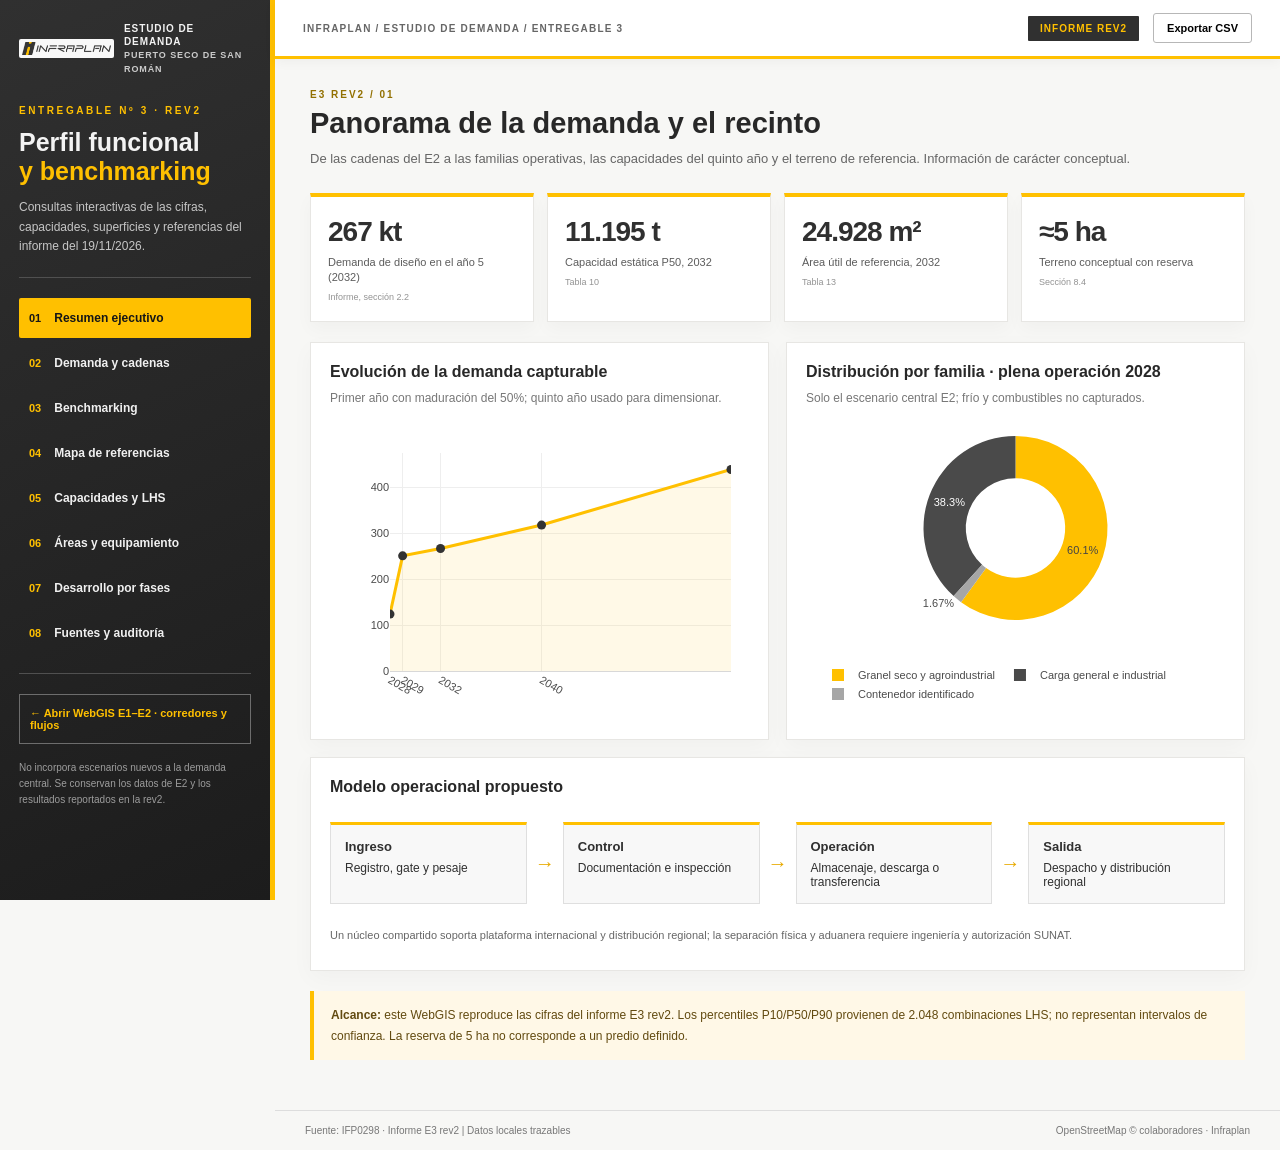
<file: e3_rev2.html>
<!doctype html>
<html lang="es">
<head>
<meta charset="utf-8" />
<meta name="viewport" content="width=device-width,initial-scale=1.0" />
<title>INFRAPLAN | Puerto Seco San Román | E3 Rev2</title>
<link rel="stylesheet" href="vendor/leaflet.css">
<link rel="stylesheet" href="e3/rev2.css">
</head>
<body>
<div class="shell">
 <aside class="sidebar">
   <div class="brand"><img src="logo.png" alt="INFRAPLAN"><span>ESTUDIO DE DEMANDA<br><small>PUERTO SECO DE SAN ROMÁN</small></span></div>
   <div class="side-overline">ENTREGABLE Nº 3 · REV2</div>
   <h1>Perfil funcional<br><em>y benchmarking</em></h1>
   <p>Consultas interactivas de las cifras, capacidades, superficies y referencias del informe del 19/11/2026.</p>
   <div class="side-divider"></div>
   <nav id="nav">
    <button data-view="resumen" class="selected"><span>01</span> Resumen ejecutivo</button>
    <button data-view="demanda"><span>02</span> Demanda y cadenas</button>
    <button data-view="benchmark"><span>03</span> Benchmarking</button>
    <button data-view="mapa"><span>04</span> Mapa de referencias</button>
    <button data-view="capacidad"><span>05</span> Capacidades y LHS</button>
    <button data-view="areas"><span>06</span> Áreas y equipamiento</button>
    <button data-view="fases"><span>07</span> Desarrollo por fases</button>
    <button data-view="traza"><span>08</span> Fuentes y auditoría</button>
   </nav>
   <div class="side-divider"></div>
   <a class="back" href="index.html">← Abrir WebGIS E1–E2 · corredores y flujos</a>
   <p class="small">No incorpora escenarios nuevos a la demanda central. Se conservan los datos de E2 y los resultados reportados en la rev2.</p>
 </aside>
 <section class="workspace">
  <header class="topbar"><span class="mini">INFRAPLAN / ESTUDIO DE DEMANDA / ENTREGABLE 3</span><div><span class="version">INFORME REV2</span><button id="csv" title="Exportar el conjunto de datos CSV de la vista activa">Exportar CSV</button></div></header>
  <div class="content" id="screen">
   <div class="loading">Cargando datos oficiales del Entregable 3…</div>
  </div>
  <footer><span>Fuente: IFP0298 · Informe E3 rev2 | Datos locales trazables</span><span>OpenStreetMap © colaboradores · Infraplan</span></footer>
 </section>
</div>
<script src="vendor/leaflet.js"></script>
<script src="vendor/plotly.min.js"></script>
<script src="e3/rev2.js"></script>
</body>
</html>
</file>
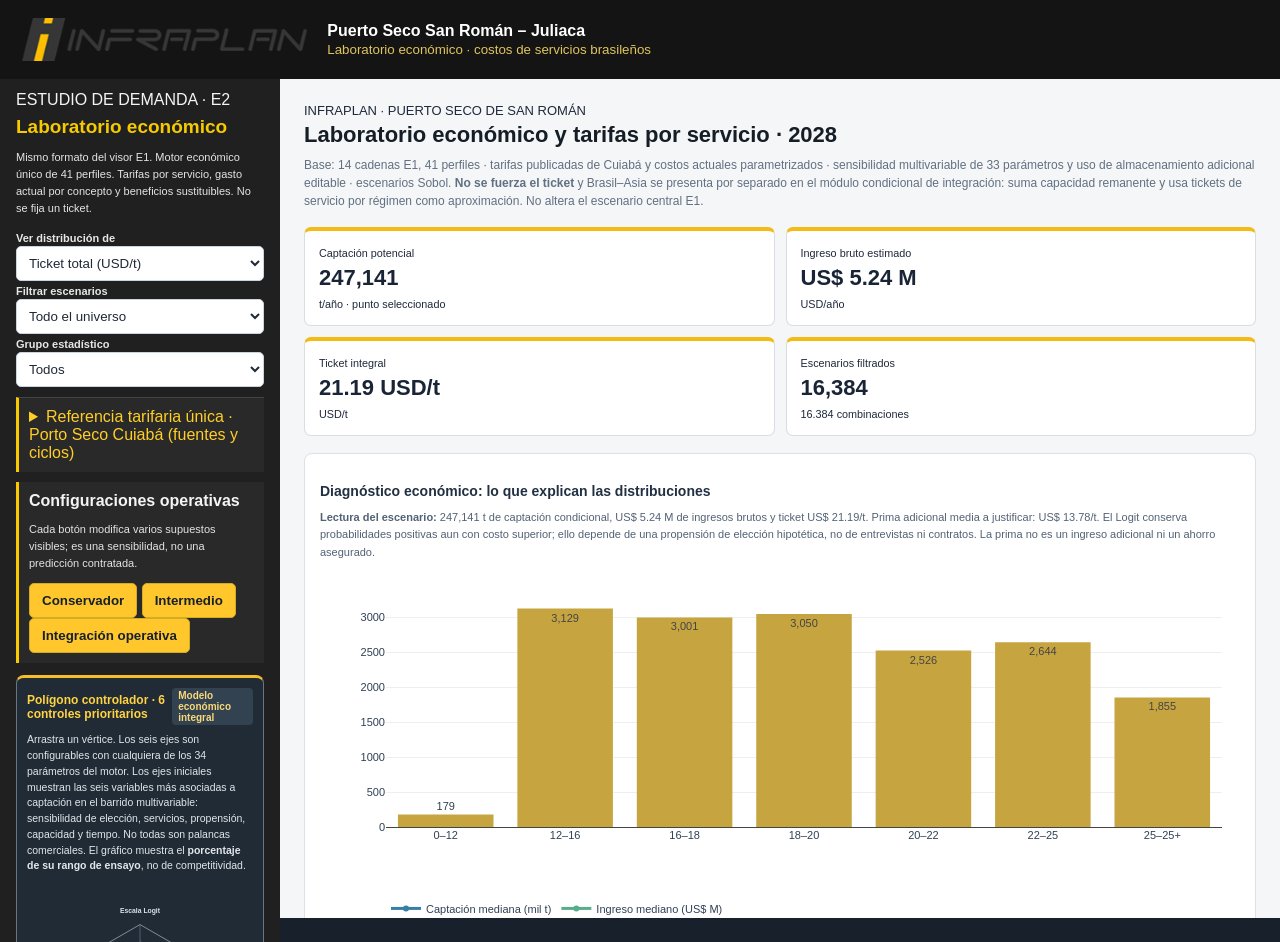
<file: EXPLORADOR_ECONOMICO_E2.html>
<!doctype html><html lang="es"><head><meta charset="utf-8"><meta name="viewport" content="width=device-width,initial-scale=1"><title>Infraplan · Laboratorio E2 · costos Brasil</title><link rel="stylesheet" href="e2/laboratorio/laboratorio.css"><link rel="stylesheet" href="e2/laboratorio/motor_e2.css"><link rel="stylesheet" href="e2/laboratorio/radar_parametros.css"><style>body{margin:0;background:#17202b;font-family:Segoe UI,Arial,sans-serif}header{height:61px;color:#fff;padding:9px 22px;background:#141414;display:flex;align-items:center;gap:20px}header img{max-height:43px;width:auto}header small{color:#e1c45d}#labStandalone{display:grid;grid-template-columns:280px 1fr;min-height:calc(100vh - 61px)}#labSide{background:#202020;max-height:calc(100vh - 61px);overflow:auto;padding:12px 16px}main{position:relative;height:calc(100vh - 61px);min-width:0}@media(max-width:850px){#labStandalone{grid-template-columns:1fr}#labSide{max-height:none}main{height:800px}}</style></head><body data-e2standalone="1"><header><img src="logo.png" alt="Infraplan"><div><b>Puerto Seco San Román – Juliaca</b><div><small>Laboratorio económico · costos de servicios brasileños</small></div></div></header><div id="labStandalone"><aside id="labSide"></aside><main></main></div><script src="vendor/plotly.min.js"></script><script src="e2/laboratorio/motor_e2_data.js"></script><script src="e2/laboratorio/motor_e2_data_parte_01.js"></script><script src="e2/laboratorio/motor_e2_data_parte_02.js"></script><script src="e2/laboratorio/motor_e2_data_parte_03.js"></script><script src="e2/laboratorio/motor_e2_data_parte_04.js"></script><script src="e2/laboratorio/parametro_almacenaje_v14.js"></script><script src="e2/laboratorio/motor_calculo.js"></script><script src="e2/laboratorio/laboratorio_motor.js"></script><script src="e2/laboratorio/radar_parametros.js"></script><link rel="stylesheet" href="e2/asia/asia_integracion.css"><script src="e2/asia/asia_integracion.js"></script></body></html>
</file>
<file: vendor/leaflet.css>
/* required styles */

.leaflet-pane,
.leaflet-tile,
.leaflet-marker-icon,
.leaflet-marker-shadow,
.leaflet-tile-container,
.leaflet-pane > svg,
.leaflet-pane > canvas,
.leaflet-zoom-box,
.leaflet-image-layer,
.leaflet-layer {
	position: absolute;
	left: 0;
	top: 0;
	}
.leaflet-container {
	overflow: hidden;
	}
.leaflet-tile,
.leaflet-marker-icon,
.leaflet-marker-shadow {
	-webkit-user-select: none;
	   -moz-user-select: none;
	        user-select: none;
	  -webkit-user-drag: none;
	}
/* Prevents IE11 from highlighting tiles in blue */
.leaflet-tile::selection {
	background: transparent;
}
/* Safari renders non-retina tile on retina better with this, but Chrome is worse */
.leaflet-safari .leaflet-tile {
	image-rendering: -webkit-optimize-contrast;
	}
/* hack that prevents hw layers "stretching" when loading new tiles */
.leaflet-safari .leaflet-tile-container {
	width: 1600px;
	height: 1600px;
	-webkit-transform-origin: 0 0;
	}
.leaflet-marker-icon,
.leaflet-marker-shadow {
	display: block;
	}
/* .leaflet-container svg: reset svg max-width decleration shipped in Joomla! (joomla.org) 3.x */
/* .leaflet-container img: map is broken in FF if you have max-width: 100% on tiles */
.leaflet-container .leaflet-overlay-pane svg {
	max-width: none !important;
	max-height: none !important;
	}
.leaflet-container .leaflet-marker-pane img,
.leaflet-container .leaflet-shadow-pane img,
.leaflet-container .leaflet-tile-pane img,
.leaflet-container img.leaflet-image-layer,
.leaflet-container .leaflet-tile {
	max-width: none !important;
	max-height: none !important;
	width: auto;
	padding: 0;
	}

.leaflet-container img.leaflet-tile {
	/* See: https://bugs.chromium.org/p/chromium/issues/detail?id=600120 */
	mix-blend-mode: plus-lighter;
}

.leaflet-container.leaflet-touch-zoom {
	-ms-touch-action: pan-x pan-y;
	touch-action: pan-x pan-y;
	}
.leaflet-container.leaflet-touch-drag {
	-ms-touch-action: pinch-zoom;
	/* Fallback for FF which doesn't support pinch-zoom */
	touch-action: none;
	touch-action: pinch-zoom;
}
.leaflet-container.leaflet-touch-drag.leaflet-touch-zoom {
	-ms-touch-action: none;
	touch-action: none;
}
.leaflet-container {
	-webkit-tap-highlight-color: transparent;
}
.leaflet-container a {
	-webkit-tap-highlight-color: rgba(51, 181, 229, 0.4);
}
.leaflet-tile {
	filter: inherit;
	visibility: hidden;
	}
.leaflet-tile-loaded {
	visibility: inherit;
	}
.leaflet-zoom-box {
	width: 0;
	height: 0;
	-moz-box-sizing: border-box;
	     box-sizing: border-box;
	z-index: 800;
	}
/* workaround for https://bugzilla.mozilla.org/show_bug.cgi?id=888319 */
.leaflet-overlay-pane svg {
	-moz-user-select: none;
	}

.leaflet-pane         { z-index: 400; }

.leaflet-tile-pane    { z-index: 200; }
.leaflet-overlay-pane { z-index: 400; }
.leaflet-shadow-pane  { z-index: 500; }
.leaflet-marker-pane  { z-index: 600; }
.leaflet-tooltip-pane   { z-index: 650; }
.leaflet-popup-pane   { z-index: 700; }

.leaflet-map-pane canvas { z-index: 100; }
.leaflet-map-pane svg    { z-index: 200; }

.leaflet-vml-shape {
	width: 1px;
	height: 1px;
	}
.lvml {
	behavior: url(#default#VML);
	display: inline-block;
	position: absolute;
	}


/* control positioning */

.leaflet-control {
	position: relative;
	z-index: 800;
	pointer-events: visiblePainted; /* IE 9-10 doesn't have auto */
	pointer-events: auto;
	}
.leaflet-top,
.leaflet-bottom {
	position: absolute;
	z-index: 1000;
	pointer-events: none;
	}
.leaflet-top {
	top: 0;
	}
.leaflet-right {
	right: 0;
	}
.leaflet-bottom {
	bottom: 0;
	}
.leaflet-left {
	left: 0;
	}
.leaflet-control {
	float: left;
	clear: both;
	}
.leaflet-right .leaflet-control {
	float: right;
	}
.leaflet-top .leaflet-control {
	margin-top: 10px;
	}
.leaflet-bottom .leaflet-control {
	margin-bottom: 10px;
	}
.leaflet-left .leaflet-control {
	margin-left: 10px;
	}
.leaflet-right .leaflet-control {
	margin-right: 10px;
	}


/* zoom and fade animations */

.leaflet-fade-anim .leaflet-popup {
	opacity: 0;
	-webkit-transition: opacity 0.2s linear;
	   -moz-transition: opacity 0.2s linear;
	        transition: opacity 0.2s linear;
	}
.leaflet-fade-anim .leaflet-map-pane .leaflet-popup {
	opacity: 1;
	}
.leaflet-zoom-animated {
	-webkit-transform-origin: 0 0;
	    -ms-transform-origin: 0 0;
	        transform-origin: 0 0;
	}
svg.leaflet-zoom-animated {
	will-change: transform;
}

.leaflet-zoom-anim .leaflet-zoom-animated {
	-webkit-transition: -webkit-transform 0.25s cubic-bezier(0,0,0.25,1);
	   -moz-transition:    -moz-transform 0.25s cubic-bezier(0,0,0.25,1);
	        transition:         transform 0.25s cubic-bezier(0,0,0.25,1);
	}
.leaflet-zoom-anim .leaflet-tile,
.leaflet-pan-anim .leaflet-tile {
	-webkit-transition: none;
	   -moz-transition: none;
	        transition: none;
	}

.leaflet-zoom-anim .leaflet-zoom-hide {
	visibility: hidden;
	}


/* cursors */

.leaflet-interactive {
	cursor: pointer;
	}
.leaflet-grab {
	cursor: -webkit-grab;
	cursor:    -moz-grab;
	cursor:         grab;
	}
.leaflet-crosshair,
.leaflet-crosshair .leaflet-interactive {
	cursor: crosshair;
	}
.leaflet-popup-pane,
.leaflet-control {
	cursor: auto;
	}
.leaflet-dragging .leaflet-grab,
.leaflet-dragging .leaflet-grab .leaflet-interactive,
.leaflet-dragging .leaflet-marker-draggable {
	cursor: move;
	cursor: -webkit-grabbing;
	cursor:    -moz-grabbing;
	cursor:         grabbing;
	}

/* marker & overlays interactivity */
.leaflet-marker-icon,
.leaflet-marker-shadow,
.leaflet-image-layer,
.leaflet-pane > svg path,
.leaflet-tile-container {
	pointer-events: none;
	}

.leaflet-marker-icon.leaflet-interactive,
.leaflet-image-layer.leaflet-interactive,
.leaflet-pane > svg path.leaflet-interactive,
svg.leaflet-image-layer.leaflet-interactive path {
	pointer-events: visiblePainted; /* IE 9-10 doesn't have auto */
	pointer-events: auto;
	}

/* visual tweaks */

.leaflet-container {
	background: #ddd;
	outline-offset: 1px;
	}
.leaflet-container a {
	color: #0078A8;
	}
.leaflet-zoom-box {
	border: 2px dotted #38f;
	background: rgba(255,255,255,0.5);
	}


/* general typography */
.leaflet-container {
	font-family: "Helvetica Neue", Arial, Helvetica, sans-serif;
	font-size: 12px;
	font-size: 0.75rem;
	line-height: 1.5;
	}


/* general toolbar styles */

.leaflet-bar {
	box-shadow: 0 1px 5px rgba(0,0,0,0.65);
	border-radius: 4px;
	}
.leaflet-bar a {
	background-color: #fff;
	border-bottom: 1px solid #ccc;
	width: 26px;
	height: 26px;
	line-height: 26px;
	display: block;
	text-align: center;
	text-decoration: none;
	color: black;
	}
.leaflet-bar a,
.leaflet-control-layers-toggle {
	background-position: 50% 50%;
	background-repeat: no-repeat;
	display: block;
	}
.leaflet-bar a:hover,
.leaflet-bar a:focus {
	background-color: #f4f4f4;
	}
.leaflet-bar a:first-child {
	border-top-left-radius: 4px;
	border-top-right-radius: 4px;
	}
.leaflet-bar a:last-child {
	border-bottom-left-radius: 4px;
	border-bottom-right-radius: 4px;
	border-bottom: none;
	}
.leaflet-bar a.leaflet-disabled {
	cursor: default;
	background-color: #f4f4f4;
	color: #bbb;
	}

.leaflet-touch .leaflet-bar a {
	width: 30px;
	height: 30px;
	line-height: 30px;
	}
.leaflet-touch .leaflet-bar a:first-child {
	border-top-left-radius: 2px;
	border-top-right-radius: 2px;
	}
.leaflet-touch .leaflet-bar a:last-child {
	border-bottom-left-radius: 2px;
	border-bottom-right-radius: 2px;
	}

/* zoom control */

.leaflet-control-zoom-in,
.leaflet-control-zoom-out {
	font: bold 18px 'Lucida Console', Monaco, monospace;
	text-indent: 1px;
	}

.leaflet-touch .leaflet-control-zoom-in, .leaflet-touch .leaflet-control-zoom-out  {
	font-size: 22px;
	}


/* layers control */

.leaflet-control-layers {
	box-shadow: 0 1px 5px rgba(0,0,0,0.4);
	background: #fff;
	border-radius: 5px;
	}
.leaflet-control-layers-toggle {
	background-image: url(images/layers.png);
	width: 36px;
	height: 36px;
	}
.leaflet-retina .leaflet-control-layers-toggle {
	background-image: url(images/layers-2x.png);
	background-size: 26px 26px;
	}
.leaflet-touch .leaflet-control-layers-toggle {
	width: 44px;
	height: 44px;
	}
.leaflet-control-layers .leaflet-control-layers-list,
.leaflet-control-layers-expanded .leaflet-control-layers-toggle {
	display: none;
	}
.leaflet-control-layers-expanded .leaflet-control-layers-list {
	display: block;
	position: relative;
	}
.leaflet-control-layers-expanded {
	padding: 6px 10px 6px 6px;
	color: #333;
	background: #fff;
	}
.leaflet-control-layers-scrollbar {
	overflow-y: scroll;
	overflow-x: hidden;
	padding-right: 5px;
	}
.leaflet-control-layers-selector {
	margin-top: 2px;
	position: relative;
	top: 1px;
	}
.leaflet-control-layers label {
	display: block;
	font-size: 13px;
	font-size: 1.08333em;
	}
.leaflet-control-layers-separator {
	height: 0;
	border-top: 1px solid #ddd;
	margin: 5px -10px 5px -6px;
	}

/* Default icon URLs */
.leaflet-default-icon-path { /* used only in path-guessing heuristic, see L.Icon.Default */
	background-image: url(images/marker-icon.png);
	}


/* attribution and scale controls */

.leaflet-container .leaflet-control-attribution {
	background: #fff;
	background: rgba(255, 255, 255, 0.8);
	margin: 0;
	}
.leaflet-control-attribution,
.leaflet-control-scale-line {
	padding: 0 5px;
	color: #333;
	line-height: 1.4;
	}
.leaflet-control-attribution a {
	text-decoration: none;
	}
.leaflet-control-attribution a:hover,
.leaflet-control-attribution a:focus {
	text-decoration: underline;
	}
.leaflet-attribution-flag {
	display: inline !important;
	vertical-align: baseline !important;
	width: 1em;
	height: 0.6669em;
	}
.leaflet-left .leaflet-control-scale {
	margin-left: 5px;
	}
.leaflet-bottom .leaflet-control-scale {
	margin-bottom: 5px;
	}
.leaflet-control-scale-line {
	border: 2px solid #777;
	border-top: none;
	line-height: 1.1;
	padding: 2px 5px 1px;
	white-space: nowrap;
	-moz-box-sizing: border-box;
	     box-sizing: border-box;
	background: rgba(255, 255, 255, 0.8);
	text-shadow: 1px 1px #fff;
	}
.leaflet-control-scale-line:not(:first-child) {
	border-top: 2px solid #777;
	border-bottom: none;
	margin-top: -2px;
	}
.leaflet-control-scale-line:not(:first-child):not(:last-child) {
	border-bottom: 2px solid #777;
	}

.leaflet-touch .leaflet-control-attribution,
.leaflet-touch .leaflet-control-layers,
.leaflet-touch .leaflet-bar {
	box-shadow: none;
	}
.leaflet-touch .leaflet-control-layers,
.leaflet-touch .leaflet-bar {
	border: 2px solid rgba(0,0,0,0.2);
	background-clip: padding-box;
	}


/* popup */

.leaflet-popup {
	position: absolute;
	text-align: center;
	margin-bottom: 20px;
	}
.leaflet-popup-content-wrapper {
	padding: 1px;
	text-align: left;
	border-radius: 12px;
	}
.leaflet-popup-content {
	margin: 13px 24px 13px 20px;
	line-height: 1.3;
	font-size: 13px;
	font-size: 1.08333em;
	min-height: 1px;
	}
.leaflet-popup-content p {
	margin: 17px 0;
	margin: 1.3em 0;
	}
.leaflet-popup-tip-container {
	width: 40px;
	height: 20px;
	position: absolute;
	left: 50%;
	margin-top: -1px;
	margin-left: -20px;
	overflow: hidden;
	pointer-events: none;
	}
.leaflet-popup-tip {
	width: 17px;
	height: 17px;
	padding: 1px;

	margin: -10px auto 0;
	pointer-events: auto;

	-webkit-transform: rotate(45deg);
	   -moz-transform: rotate(45deg);
	    -ms-transform: rotate(45deg);
	        transform: rotate(45deg);
	}
.leaflet-popup-content-wrapper,
.leaflet-popup-tip {
	background: white;
	color: #333;
	box-shadow: 0 3px 14px rgba(0,0,0,0.4);
	}
.leaflet-container a.leaflet-popup-close-button {
	position: absolute;
	top: 0;
	right: 0;
	border: none;
	text-align: center;
	width: 24px;
	height: 24px;
	font: 16px/24px Tahoma, Verdana, sans-serif;
	color: #757575;
	text-decoration: none;
	background: transparent;
	}
.leaflet-container a.leaflet-popup-close-button:hover,
.leaflet-container a.leaflet-popup-close-button:focus {
	color: #585858;
	}
.leaflet-popup-scrolled {
	overflow: auto;
	}

.leaflet-oldie .leaflet-popup-content-wrapper {
	-ms-zoom: 1;
	}
.leaflet-oldie .leaflet-popup-tip {
	width: 24px;
	margin: 0 auto;

	-ms-filter: "progid:DXImageTransform.Microsoft.Matrix(M11=0.70710678, M12=0.70710678, M21=-0.70710678, M22=0.70710678)";
	filter: progid:DXImageTransform.Microsoft.Matrix(M11=0.70710678, M12=0.70710678, M21=-0.70710678, M22=0.70710678);
	}

.leaflet-oldie .leaflet-control-zoom,
.leaflet-oldie .leaflet-control-layers,
.leaflet-oldie .leaflet-popup-content-wrapper,
.leaflet-oldie .leaflet-popup-tip {
	border: 1px solid #999;
	}


/* div icon */

.leaflet-div-icon {
	background: #fff;
	border: 1px solid #666;
	}


/* Tooltip */
/* Base styles for the element that has a tooltip */
.leaflet-tooltip {
	position: absolute;
	padding: 6px;
	background-color: #fff;
	border: 1px solid #fff;
	border-radius: 3px;
	color: #222;
	white-space: nowrap;
	-webkit-user-select: none;
	-moz-user-select: none;
	-ms-user-select: none;
	user-select: none;
	pointer-events: none;
	box-shadow: 0 1px 3px rgba(0,0,0,0.4);
	}
.leaflet-tooltip.leaflet-interactive {
	cursor: pointer;
	pointer-events: auto;
	}
.leaflet-tooltip-top:before,
.leaflet-tooltip-bottom:before,
.leaflet-tooltip-left:before,
.leaflet-tooltip-right:before {
	position: absolute;
	pointer-events: none;
	border: 6px solid transparent;
	background: transparent;
	content: "";
	}

/* Directions */

.leaflet-tooltip-bottom {
	margin-top: 6px;
}
.leaflet-tooltip-top {
	margin-top: -6px;
}
.leaflet-tooltip-bottom:before,
.leaflet-tooltip-top:before {
	left: 50%;
	margin-left: -6px;
	}
.leaflet-tooltip-top:before {
	bottom: 0;
	margin-bottom: -12px;
	border-top-color: #fff;
	}
.leaflet-tooltip-bottom:before {
	top: 0;
	margin-top: -12px;
	margin-left: -6px;
	border-bottom-color: #fff;
	}
.leaflet-tooltip-left {
	margin-left: -6px;
}
.leaflet-tooltip-right {
	margin-left: 6px;
}
.leaflet-tooltip-left:before,
.leaflet-tooltip-right:before {
	top: 50%;
	margin-top: -6px;
	}
.leaflet-tooltip-left:before {
	right: 0;
	margin-right: -12px;
	border-left-color: #fff;
	}
.leaflet-tooltip-right:before {
	left: 0;
	margin-left: -12px;
	border-right-color: #fff;
	}

/* Printing */

@media print {
	/* Prevent printers from removing background-images of controls. */
	.leaflet-control {
		-webkit-print-color-adjust: exact;
		print-color-adjust: exact;
		}
	}
</file>
<file: e3/rev2.css>
:root{--yellow:#FFC000;--dark:#282828;--darker:#171717;--muted:#666;--line:#e7e6e3;--cream:#fff4d4;--paper:#f7f7f5;--blue:#2878b8;--green:#238a66;--white:#fff}
*{box-sizing:border-box}html,body{margin:0;height:100%;font-family:Arial,Helvetica,sans-serif;color:#303030;background:var(--paper)}
button,input,select{font:inherit}button{cursor:pointer}a{color:inherit}
.shell{height:100%;display:grid;grid-template-columns:275px 1fr;min-height:0}
.sidebar{height:100vh;position:sticky;top:0;overflow:auto;background:linear-gradient(155deg,#303030,#1c1c1c);color:#f3f3f3;padding:22px 19px 25px;border-right:5px solid var(--yellow)}
.brand{display:flex;gap:10px;align-items:center;margin-bottom:30px;font-size:10px;font-weight:800;letter-spacing:.9px;line-height:1.3}.brand img{object-fit:contain;width:95px;max-height:35px;background:#f8f8f8;border-radius:2px;padding:3px}.brand small{font-size:9px;color:#cbcbcb}
.side-overline{font-size:10px;font-weight:800;color:var(--yellow);letter-spacing:2.6px;margin-bottom:12px}.sidebar h1{font-size:25px;line-height:1.14;margin:0 0 13px;font-weight:800}.sidebar h1 em{font-style:normal;color:var(--yellow)}.sidebar p{font-size:12px;line-height:1.62;color:#c6c6c6;margin:0 0 15px}
.side-divider{height:1px;background:#505050;margin:20px 0}nav{display:grid;gap:5px}nav button{display:flex;align-items:center;text-align:left;gap:13px;color:#f0f0f0;background:none;border:0;border-radius:2px;padding:13px 10px;font-size:12px;font-weight:700}nav button span{color:var(--yellow);font-size:11px}nav button:hover{background:#424242}nav button.selected{background:var(--yellow);color:#161616}nav button.selected span{color:#161616}.back{display:block;text-decoration:none;border:1px solid #6d6d6d;color:var(--yellow);padding:12px 10px;font-weight:700;font-size:11px}.back:hover{background:#484848}.sidebar .small{font-size:10px;margin-top:16px;color:#9d9d9d}
.workspace{min-width:0;min-height:100vh;display:flex;flex-direction:column}.topbar{position:sticky;top:0;z-index:50;display:flex;justify-content:space-between;align-items:center;background:white;border-bottom:3px solid var(--yellow);padding:13px 28px;box-shadow:0 2px 12px #0000000c}.mini{font-size:10px;font-weight:800;color:#666;letter-spacing:1.2px}.topbar>div{display:flex;gap:14px;align-items:center}.version{font-size:10px;background:#303030;padding:7px 12px;border-radius:1px;color:var(--yellow);font-weight:800;letter-spacing:1px}.topbar button{border:1px solid #b7b7b7;background:#fff;border-radius:3px;font-size:11px;font-weight:700;padding:8px 13px}
.content{padding:30px 35px;flex:1;width:100%;min-width:0;max-width:1700px;margin:0 auto}.loading{font-size:15px;padding:40px}.section-intro{margin-bottom:22px}.eyebrow{font-size:10px;letter-spacing:2px;text-transform:uppercase;color:#927000;font-weight:800;margin-bottom:7px}.section-intro h2{font-size:29px;line-height:1.12;margin:0 0 9px;color:#282828}.section-intro p{margin:0;max-width:980px;font-size:13px;color:#666;line-height:1.7}
.kpis{display:grid;grid-template-columns:repeat(4,minmax(150px,1fr));gap:13px;margin-bottom:20px}.kpi{background:white;border:1px solid var(--line);border-top:4px solid var(--yellow);padding:19px 17px;min-height:110px;box-shadow:0 7px 17px #00000008}.kpi .value{font-size:28px;font-weight:800;letter-spacing:-1px}.kpi .label{font-size:11px;color:#5c5c5c;line-height:1.4;margin-top:7px}.kpi .source{font-size:9px;color:#939393;margin-top:7px}
.grid{display:grid;grid-template-columns:1fr 1fr;gap:17px}.grid>.span2{grid-column:span 2}.panel{background:#fff;border:1px solid var(--line);padding:20px 19px 18px;min-width:0;box-shadow:0 7px 22px #00000008}.panel h3{margin:0 0 12px;font-size:16px;color:#282828}.panel .panel-sub{font-size:12px;color:#777;line-height:1.5;margin:-4px 0 14px}.plot{width:100%;min-height:300px}.plot.small{min-height:230px}.h-small{min-height:245px}
.notice{background:#fff8e7;color:#624a10;border-left:4px solid var(--yellow);padding:14px 17px;margin:20px 0;font-size:12px;line-height:1.7}.notice.bare{background:#f3f5f7;color:#404b52;border-left-color:#8d98a4}
.tbl-wrap{overflow:auto}table{width:100%;border-collapse:collapse;background:white;font-size:12px}th{text-align:left;background:var(--yellow);color:#242424;padding:12px 11px;white-space:nowrap;border:1px solid white}td{padding:11px 10px;border-bottom:1px solid #e6e6e6;vertical-align:top;line-height:1.42}tr:nth-child(even) td{background:#f7f7f7}td:first-child{font-weight:700}td.right,th.right{text-align:right;font-variant-numeric:tabular-nums}table td a{color:#2b6c99}
.action-row{display:flex;gap:10px;flex-wrap:wrap;margin:14px 0}.pill{padding:8px 11px;border-radius:5px;background:#fff;border:1px solid #ccc;font-size:11px;font-weight:700}.pill.active{background:#282828;color:var(--yellow);border-color:#282828}.unit{color:#666;font-size:11px}
.map{width:100%;height:min(62vh,690px);min-height:510px;border:1px solid #ddd;z-index:0}.map-label{background:#232323ee;border:1px solid white;color:white;padding:3px 8px;border-radius:4px;box-shadow:0 3px 7px #0004;font-size:11px;font-weight:700;white-space:nowrap}.leaflet-tooltip-left.map-label::before,.leaflet-tooltip-right.map-label::before{border:none}.leaflet-popup-content{font-size:12px;line-height:1.55}.map-source{font-size:11px;color:#666;margin-top:10px}
.phasegrid{display:grid;grid-template-columns:repeat(4,1fr);gap:14px}.phase{border-top:6px solid var(--yellow);padding:16px;background:#fff;border:1px solid #eee;border-top-width:5px;min-height:190px}.phase h3{font-size:15px;margin:0 0 8px}.phase .period{font-size:11px;color:#777;margin-bottom:10px}.phase .area{font-size:21px;font-weight:800;color:#292929;margin-bottom:9px}.phase p{font-size:12px;line-height:1.55;color:#555}
.flow{display:flex;gap:8px;overflow:auto;padding:14px 0}.flow-box{min-width:175px;flex:1;padding:14px;background:#f8f8f8;border:1px solid #dfdfdf;border-top:3px solid var(--yellow);font-size:12px}.flow-box b{font-size:13px;display:block;margin-bottom:7px}.flow-arrow{display:flex;align-items:center;color:#e8aa00;font-weight:800;font-size:20px}
.files{display:grid;gap:8px}.file-row{padding:12px;background:#fafafa;border:1px solid #dedede;font-size:12px;display:flex;align-items:center;justify-content:space-between;gap:10px}.file-row code{color:#555;font-size:11px;word-break:break-word}.file-row a{color:#145f96;font-size:12px;font-weight:700;white-space:nowrap}
footer{display:flex;justify-content:space-between;gap:20px;border-top:1px solid #ddd;padding:14px 30px;font-size:10px;color:#777}
@media (max-width:1100px){.grid{grid-template-columns:1fr}.grid>.span2{grid-column:auto}.kpis{grid-template-columns:repeat(2,1fr)}.phasegrid{grid-template-columns:repeat(2,1fr)}}
@media (max-width:760px){.shell{display:block}.sidebar{position:relative;height:auto;max-height:unset;border-right:none;border-bottom:5px solid var(--yellow)}nav{grid-template-columns:repeat(2,minmax(0,1fr))}.topbar{padding:11px}.mini{display:none}.content{padding:20px 13px}.kpis,.phasegrid{grid-template-columns:1fr}.section-intro h2{font-size:24px}.map{min-height:470px}}
</file>
<file: e2/laboratorio/laboratorio.css>
#e2labStage,.e2lab,.e2lab *{box-sizing:border-box}
#e2labStage{position:absolute;inset:0;background:#f5f6f7;color:#1e293b;z-index:625;overflow:auto;font:13px 'Segoe UI',Arial,sans-serif;padding:24px;display:none}
#e2labStage .lab-title{color:#151d27;font-size:22px;line-height:1.25;margin:3px 0 7px;font-weight:800}
#e2labStage .lab-muted{color:#617082;font-size:12px;line-height:1.5}
#e2labStage .lab-kpis{display:grid;grid-template-columns:repeat(4,minmax(120px,1fr));gap:11px;margin:17px 0}
#e2labStage .lab-kpi{background:#fff;border:1px solid #d9dee5;border-top:4px solid #f4bb17;padding:14px;border-radius:7px}
#e2labStage .lab-kpi b{font-size:22px;color:#192536;display:block;margin:5px 0}
#e2labStage .lab-grid{display:grid;grid-template-columns:1fr 1fr;gap:12px}
#e2labStage .lab-panel{background:#fff;border:1px solid #dce1e7;border-radius:8px;padding:15px;min-width:0}
#e2labStage .lab-panel h3{font-size:14px;color:#213042;margin-bottom:10px}
#e2labStage .lab-plot{height:345px;min-width:0;width:100%}
#e2labStage .lab-wide{grid-column:1 / -1}
#e2labStage .lab-table{width:100%;border-collapse:collapse;font-size:11px;background:#fff;color:#263348}
#e2labStage .lab-table th{background:#253342;color:#fff;padding:9px;text-align:left}
#e2labStage .lab-table td{border-bottom:1px solid #e5e8ed;padding:8px;color:#263348}
#e2labStage .lab-scroll{max-height:300px;overflow:auto}
#e2labStage .lab-caption{font-size:11px;color:#526275;line-height:1.5;margin-top:8px}
#e2labStage .lab-legend{font-size:11px;background:#fff6d6;border-left:3px solid #e1ae1a;padding:10px;color:#374151}
#e2labStage .lab-button,.e2lab-side button{border:1px solid #d1ad25;background:#ffc72c;color:#17202b;font-weight:700;border-radius:5px;padding:9px 12px;cursor:pointer}
#e2labStage .lab-button:hover,.e2lab-side button:hover{background:#f3b30c}
.e2lab-side{color:#f4f4f4}
.e2lab-side h1{color:#f6c900;font-size:19px}
.e2lab-side label{color:#e7e7e7!important;font-size:11px;letter-spacing:0;font-weight:600;margin:10px 0 5px}
.e2lab-side select,.e2lab-side input{background:#fff!important;color:#1f2937!important;width:100%;border-radius:5px;border:1px solid #cbd5e1;padding:8px}
.e2lab-side input[type=range]{padding:0;accent-color:#f4bf20}
.e2lab-side .e2lab-val{float:right;color:#f6c900;font-weight:bold}
.e2lab-side .e2lab-small{font-size:11px;line-height:1.55;color:#e4e4e4}
.e2lab-side .e2lab-note{border-left:3px solid #f6c900;background:#292929;padding:10px;margin:10px 0}
.e2lab-side .e2lab-controls{max-height:420px;overflow:auto;padding-right:5px}
.e2lab-side .e2lab-metrics{background:#282828;padding:10px;margin:12px 0;border-radius:6px;color:#fff}
.e2lab-side .e2lab-metrics b{color:#ffcf2d}
.e2lab-side details{border-top:1px solid #444;padding:9px 0}
.e2lab-side summary{cursor:pointer;color:#ffce27}
#e2labStage .lab-params{display:grid;grid-template-columns:repeat(3,minmax(150px,1fr));gap:5px}
#e2labStage .lab-params span{font-size:11px;background:#f1f4f6;color:#273648;padding:6px;border-radius:3px;word-break:break-word}
@media(max-width:1350px){#e2labStage .lab-grid{grid-template-columns:1fr}#e2labStage .lab-kpis{grid-template-columns:repeat(2,1fr)}#e2labStage .lab-wide{grid-column:auto}}
@media(max-width:700px){#e2labStage{padding:12px}#e2labStage .lab-kpis{grid-template-columns:1fr 1fr}#e2labStage .lab-kpi b{font-size:17px}#e2labStage .lab-params{grid-template-columns:1fr}}

/* V8: legibilidad de distribuciones y comparador de métodos */
#e2labStage .lab-v8-section{border-top:3px solid #d4a018}
#e2labStage .lab-v8-top{display:flex;flex-wrap:wrap;justify-content:space-between;align-items:center;gap:8px}
#e2labStage .lab-v8-chip{background:#fef3c7;color:#755511;padding:6px 10px;border-radius:20px;font-size:11px;font-weight:700}
#e2labStage .lab-v8-controlbar{display:flex;align-items:end;flex-wrap:wrap;gap:10px;margin:14px 0 6px}
#e2labStage .lab-v8-controlbar label{display:flex;flex-direction:column;gap:5px;font-size:11px;color:#344357;font-weight:700;flex:1 1 160px}
#e2labStage .lab-v8-controlbar label:first-child{flex:2 1 275px}
#e2labStage .lab-v8-controlbar select{background:#fff;color:#253349;font-size:12px;min-height:36px;border:1px solid #c7cfd8;border-radius:5px;padding:6px;width:100%}
#e2labStage .lab-v8-note{color:#607080}
#e2labStage #labClusterCompare{overflow:auto;margin-top:8px}
.e2lab-side #labMethodNote{margin:8px 0 10px;padding:7px;border-left:2px solid #f4bf20}
@media(max-width:850px){#e2labStage .lab-v8-controlbar{flex-direction:column;align-items:stretch}#e2labStage .lab-v8-controlbar label{width:100%}}
</file>
<file: e2/laboratorio/motor_e2.css>
/* Reuse V8 design language: charcoal aside, yellow accent, white analytical panels */
#e2labStage .lab-panel a{color:#276a9d;text-decoration:underline}
#e2labStage .lab-panel a:visited{color:#6d3e8e}
#e2labStage .lab-scroll{max-height:420px;overflow:auto}
#e2labStage .lab-caption{line-height:1.6}
.e2lab-side #e2Params small{display:block;color:#cbd5df;padding-bottom:7px}
.e2lab-side #e2Params input{margin-top:1px}
.e2lab-side #e2Run,.e2lab-side #e2Reset{width:100%;margin:6px 0}
.e2lab-side h1{margin:7px 0 10px}
.e2lab-side #e2Params{max-height:370px}
</file>
<file: e2/laboratorio/radar_parametros.css>
/* Controlador paramétrico aditivo: no modifica la identidad del WebGIS E1/V8 */
.e2-radar-panel{border:1px solid #697582;border-top:3px solid #f6be2c;border-radius:8px;background:#202b35;color:#f2f6f9;padding:10px;margin:12px 0}
.e2-radar-top{display:flex;justify-content:space-between;align-items:center;gap:6px;color:#ffd342;font-size:12px}
.e2-radar-top span{font-size:10px;font-weight:bold;background:#324250;color:#f9d978;padding:2px 6px;border-radius:4px}
.e2-radar-help,.e2-radar-foot{font-size:10.5px;line-height:1.5;color:#e1e6eb;margin:7px 0}
#e2-radar-svg{width:100%;max-width:380px;height:auto;display:block;margin:auto;touch-action:none}
.e2-radar-axis{display:grid;grid-template-columns:1fr 1fr;gap:8px 7px}
.e2-axis-line{min-width:0;background:#2d3a46;border:1px solid #455869;border-radius:5px;padding:5px}
.e2-radar-panel .e2-axis-line label{font-size:10px;color:#dbe4e9;margin:0}
.e2-axis-line select{width:100%;min-width:0;margin-top:3px;background:#fff;color:#1b2b37;border:1px solid #aab5bf;font-size:10px;padding:3px;border-radius:4px}
.e2-axis-line output{display:block;margin-top:4px;font-size:10px;color:#ffd94d;word-break:break-word}
.e2-radar-compare{display:grid;grid-template-columns:repeat(3,1fr);gap:4px;margin:10px 0}
.e2-radar-compare div{background:#34424f;border-radius:4px;padding:5px;min-width:0}
.e2-radar-compare small{display:block;font-size:9px;color:#d5dde3}
.e2-radar-compare strong{font-size:11px;color:#fff;word-wrap:break-word}
.e2-radar-panel #e2-radar-reset{width:100%;font-size:11px;margin-top:5px}
#e2labStage .e2v14-views{display:flex;gap:8px;align-items:center;color:#44556d;margin-bottom:8px}
#e2labStage .e2v14-views select{border:1px solid #b4c2ce;border-radius:5px;background:white;padding:5px;color:#223348}
</file>
<file: e2/asia/asia_integracion.css>
.e2asia-panel{margin:14px 0;background:#24282b;border:1px solid #606160;border-left:4px solid #f5c400;border-radius:5px;padding:13px;color:#f4f4f4}.e2asia-panel h2,.e2asia-panel h3{color:#f5c400;margin:4px 0 9px}.e2asia-panel p{color:#ccd8dc;font-size:12px;line-height:1.5;margin:6px 0}.e2asia-panel label{display:block;color:#f1f2f3;font-size:11px;font-weight:650;margin:12px 0 3px}.e2asia-panel input[type=range]{display:block;width:100%;accent-color:#f5c400}.e2asia-controls{display:grid;grid-template-columns:repeat(2,minmax(0,1fr));gap:4px 12px}.e2asia-metrics{display:grid;grid-template-columns:repeat(2,minmax(0,1fr));gap:9px;margin:12px 0}.e2asia-metric{background:#fff6d5;border-radius:4px;padding:9px;color:#162f40}.e2asia-metric small{display:block;color:#466070;font-size:10px}.e2asia-metric strong{display:block;font-size:18px;color:#19435d}.e2asia-table{width:100%;border-collapse:collapse;font-size:11px}.e2asia-table th,.e2asia-table td{padding:7px 5px;border-bottom:1px solid #545a5e;text-align:right}.e2asia-table td:first-child,.e2asia-table th:first-child{text-align:left}.e2asia-table th{color:#ffd541}.e2asia-panel .e2asia-note{font-size:11px;color:#dae2e4;border-top:1px solid #5b5b5b;margin-top:12px;padding-top:8px}.e2asia-panel button{border:1px solid #d1a100;border-radius:4px;background:#f5c400;color:#1b2630;font-weight:700;padding:6px 8px;cursor:pointer;margin-top:7px}.e2asia-panel select{background:#24292d;color:#f5c400;border:1px solid #777;border-radius:4px;padding:6px;width:100%}.e2asia-lab{background:#f6f8fa;border:1px solid #d5dde2;border-left:4px solid #d5a400;color:#24394c;padding:15px;border-radius:6px}.e2asia-lab h3{color:#24394c}.e2asia-lab p{color:#456}.e2asia-lab .e2asia-controls label{color:#24394c}.e2asia-lab .e2asia-table th{color:#1f4961}.e2asia-lab .e2asia-table td{border-color:#ccd5dd}.e2asia-lab .e2asia-note{color:#4a606f;border-color:#ccd5dd}.e2asia-lab select{color:#19364c;background:white}.e2asia-lab .e2asia-metric{border:1px solid #e0d9b7}@media(max-width:450px){.e2asia-controls{grid-template-columns:1fr}.e2asia-metrics{grid-template-columns:1fr}}
</file>
